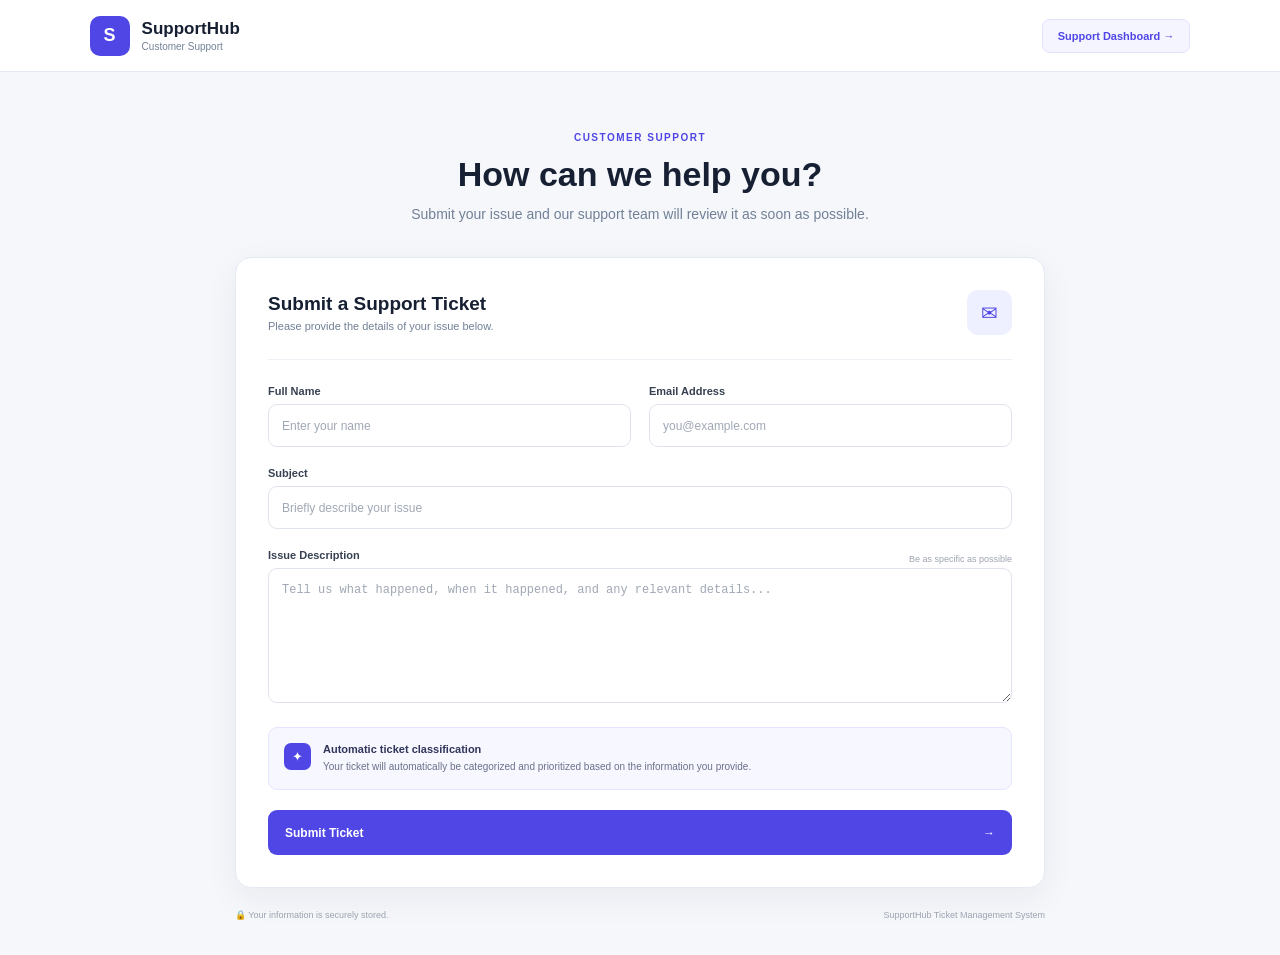
<file: frontend/index.html>
<!DOCTYPE html>
<html lang="en">

<head>
    <meta charset="UTF-8">
    <meta name="viewport" content="width=device-width, initial-scale=1.0">

    <title>SupportHub | Submit Ticket</title>

    <link rel="stylesheet" href="style.css">
</head>

<body class="customer-page">

    <div class="customer-wrapper">

        <!-- Header -->

        <header class="customer-header">

            <div class="customer-brand">

                <div class="customer-logo">
                    S
                </div>

                <div>
                    <h2>SupportHub</h2>
                    <span>Customer Support</span>
                </div>

            </div>

            <a
                href="dashboard.html"
                class="dashboard-link"
            >
                Support Dashboard →
            </a>

        </header>


        <!-- Main -->

        <main class="customer-main">

            <div class="customer-intro">

                <span class="intro-label">
                    CUSTOMER SUPPORT
                </span>

                <h1>
                    How can we help you?
                </h1>

                <p>
                    Submit your issue and our support team
                    will review it as soon as possible.
                </p>

            </div>


            <!-- Form Card -->

            <section class="ticket-form-card">

                <div class="form-card-header">

                    <div>

                        <h2>
                            Submit a Support Ticket
                        </h2>

                        <p>
                            Please provide the details of your issue below.
                        </p>

                    </div>

                    <div class="form-icon">
                        ✉
                    </div>

                </div>


                <form id="ticketForm">


                    <!-- Name + Email -->

                    <div class="form-row">

                        <div class="form-group">

                            <label for="name">
                                Full Name
                            </label>

                            <input
                                type="text"
                                id="name"
                                placeholder="Enter your name"
                                required
                            >

                        </div>


                        <div class="form-group">

                            <label for="email">
                                Email Address
                            </label>

                            <input
                                type="email"
                                id="email"
                                placeholder="you@example.com"
                                required
                            >

                        </div>

                    </div>


                    <!-- Subject -->

                    <div class="form-group">

                        <label for="subject">
                            Subject
                        </label>

                        <input
                            type="text"
                            id="subject"
                            placeholder="Briefly describe your issue"
                            maxlength="200"
                            required
                        >

                    </div>


                    <!-- Description -->

                    <div class="form-group">

                        <div class="label-row">

                            <label for="description">
                                Issue Description
                            </label>

                            <span>
                                Be as specific as possible
                            </span>

                        </div>

                        <textarea
                            id="description"
                            placeholder="Tell us what happened, when it happened, and any relevant details..."
                            required
                        ></textarea>

                    </div>


                    <!-- Info -->

                    <div class="classification-info">

                        <div class="info-icon">
                            ✦
                        </div>

                        <div>

                            <strong>
                                Automatic ticket classification
                            </strong>

                            <p>
                                Your ticket will automatically be
                                categorized and prioritized based
                                on the information you provide.
                            </p>

                        </div>

                    </div>


                    <!-- Submit -->

                    <button
                        type="submit"
                        class="submit-ticket-button"
                    >

                        <span>
                            Submit Ticket
                        </span>

                        <span>
                            →
                        </span>

                    </button>


                    <!-- Message -->

                    <div
                        id="message"
                        class="ticket-message"
                    ></div>

                </form>

            </section>


            <!-- Footer information -->

            <div class="customer-footer">

                <span>
                    🔒 Your information is securely stored.
                </span>

                <span>
                    SupportHub Ticket Management System
                </span>

            </div>

        </main>

    </div>


    <script src="script.js"></script>

</body>

</html>
</file>
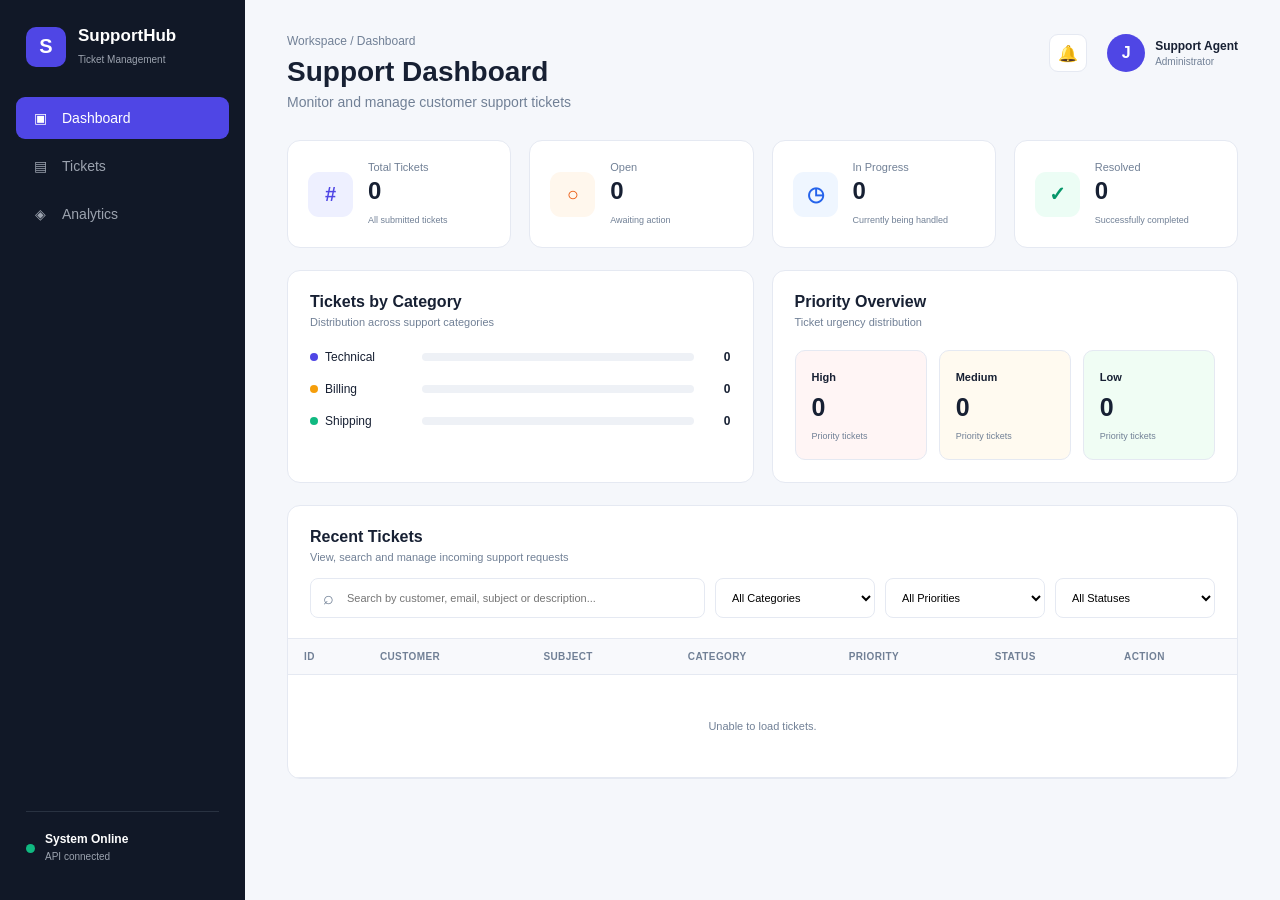
<file: frontend/dashboard.html>
<!DOCTYPE html>
<html lang="en">

<head>
    <meta charset="UTF-8">
    <meta name="viewport" content="width=device-width, initial-scale=1.0">

    <title>SupportHub Dashboard</title>

    <link rel="stylesheet" href="style.css">
</head>

<body>

    <div class="app">

        <!-- Sidebar -->
        <aside class="sidebar">

            <div class="logo">
                <div class="logo-icon">S</div>
                <div>
                    <h2>SupportHub</h2>
                    <span>Ticket Management</span>
                </div>
            </div>

            <nav class="navigation">

                <a href="#" class="nav-item active">
                    <span>▣</span>
                    Dashboard
                </a>

                <a href="#tickets" class="nav-item">
                    <span>▤</span>
                    Tickets
                </a>

                <a href="#analytics" class="nav-item">
                    <span>◈</span>
                    Analytics
                </a>

            </nav>

            <div class="sidebar-bottom">

                <div class="system-status">
                    <span class="status-dot"></span>

                    <div>
                        <strong>System Online</strong>
                        <small>API connected</small>
                    </div>
                </div>

            </div>

        </aside>


        <!-- Main Content -->
        <main class="main-content">

            <!-- Header -->
            <header class="topbar">

                <div>
                    <p class="breadcrumb">Workspace / Dashboard</p>
                    <h1>Support Dashboard</h1>
                    <p class="subtitle">
                        Monitor and manage customer support tickets
                    </p>
                </div>

                <div class="user-section">

                    <div class="notification">
                        🔔
                    </div>

                    <div class="user-info">
                        <div class="avatar">J</div>

                        <div>
                            <strong>Support Agent</strong>
                            <span>Administrator</span>
                        </div>
                    </div>

                </div>

            </header>


            <!-- Statistics -->
            <section class="stats-grid">

                <div class="stat-card">

                    <div class="stat-icon total-icon">
                        #
                    </div>

                    <div class="stat-content">
                        <span>Total Tickets</span>
                        <strong id="totalTickets">0</strong>
                        <small>All submitted tickets</small>
                    </div>

                </div>


                <div class="stat-card">

                    <div class="stat-icon open-icon">
                        ○
                    </div>

                    <div class="stat-content">
                        <span>Open</span>
                        <strong id="openTickets">0</strong>
                        <small>Awaiting action</small>
                    </div>

                </div>


                <div class="stat-card">

                    <div class="stat-icon progress-icon">
                        ◷
                    </div>

                    <div class="stat-content">
                        <span>In Progress</span>
                        <strong id="progressTickets">0</strong>
                        <small>Currently being handled</small>
                    </div>

                </div>


                <div class="stat-card">

                    <div class="stat-icon resolved-icon">
                        ✓
                    </div>

                    <div class="stat-content">
                        <span>Resolved</span>
                        <strong id="resolvedTickets">0</strong>
                        <small>Successfully completed</small>
                    </div>

                </div>

            </section>


            <!-- Analytics -->
            <section class="analytics-grid" id="analytics">

                <div class="panel">

                    <div class="panel-header">

                        <div>
                            <h2>Tickets by Category</h2>
                            <p>Distribution across support categories</p>
                        </div>

                    </div>

                    <div class="category-list">

                        <div class="category-row">

                            <div class="category-label">
                                <span class="category-dot technical"></span>
                                Technical
                            </div>

                            <div class="progress-container">
                                <div
                                    class="progress-bar technical-bar"
                                    id="technicalBar">
                                </div>
                            </div>

                            <strong id="technicalCount">0</strong>

                        </div>


                        <div class="category-row">

                            <div class="category-label">
                                <span class="category-dot billing"></span>
                                Billing
                            </div>

                            <div class="progress-container">
                                <div
                                    class="progress-bar billing-bar"
                                    id="billingBar">
                                </div>
                            </div>

                            <strong id="billingCount">0</strong>

                        </div>


                        <div class="category-row">

                            <div class="category-label">
                                <span class="category-dot shipping"></span>
                                Shipping
                            </div>

                            <div class="progress-container">
                                <div
                                    class="progress-bar shipping-bar"
                                    id="shippingBar">
                                </div>
                            </div>

                            <strong id="shippingCount">0</strong>

                        </div>

                    </div>

                </div>


                <div class="panel">

                    <div class="panel-header">

                        <div>
                            <h2>Priority Overview</h2>
                            <p>Ticket urgency distribution</p>
                        </div>

                    </div>

                    <div class="priority-overview">

                        <div class="priority-card high">
                            <span>High</span>
                            <strong id="highCount">0</strong>
                            <small>Priority tickets</small>
                        </div>

                        <div class="priority-card medium">
                            <span>Medium</span>
                            <strong id="mediumCount">0</strong>
                            <small>Priority tickets</small>
                        </div>

                        <div class="priority-card low">
                            <span>Low</span>
                            <strong id="lowCount">0</strong>
                            <small>Priority tickets</small>
                        </div>

                    </div>

                </div>

            </section>


            <!-- Tickets -->
            <section class="tickets-panel" id="tickets">

                <div class="tickets-header">

                    <div>
                        <h2>Recent Tickets</h2>
                        <p>View, search and manage incoming support requests</p>
                    </div>

                </div>


                <!-- Search and Filters -->
                <div class="filter-section">

                    <div class="search-box">

                        <span>⌕</span>

                        <input
                            type="text"
                            id="searchInput"
                            placeholder="Search by customer, email, subject or description..."
                        >

                    </div>


                    <select id="filterCategory">

                        <option value="">All Categories</option>

                        <option value="Technical">
                            Technical
                        </option>

                        <option value="Billing">
                            Billing
                        </option>

                        <option value="Shipping">
                            Shipping
                        </option>

                    </select>


                    <select id="filterPriority">

                        <option value="">All Priorities</option>

                        <option value="High">
                            High
                        </option>

                        <option value="Medium">
                            Medium
                        </option>

                        <option value="Low">
                            Low
                        </option>

                    </select>


                    <select id="filterStatus">

                        <option value="">All Statuses</option>

                        <option value="Open">
                            Open
                        </option>

                        <option value="In Progress">
                            In Progress
                        </option>

                        <option value="Resolved">
                            Resolved
                        </option>

                    </select>

                </div>


                <!-- Table -->
                <div class="table-wrapper">

                    <table>

                        <thead>

                            <tr>

                                <th>ID</th>
                                <th>Customer</th>
                                <th>Subject</th>
                                <th>Category</th>
                                <th>Priority</th>
                                <th>Status</th>
                                <th>Action</th>

                            </tr>

                        </thead>

                        <tbody id="ticketTable">

                        </tbody>

                    </table>

                </div>

            </section>

        </main>

    </div>


    <!-- Ticket Details Modal -->
    <div
        class="modal-overlay"
        id="ticketModal"
    >

        <div class="modal">

            <div class="modal-header">

                <div>
                    <span class="modal-label">Ticket Details</span>
                    <h2 id="modalSubject">Ticket</h2>
                </div>

                <button
                    class="close-button"
                    onclick="closeTicketModal()"
                >
                    ×
                </button>

            </div>


            <div class="modal-body">

                <div class="details-grid">

                    <div>
                        <span>Customer</span>
                        <strong id="modalName">-</strong>
                    </div>

                    <div>
                        <span>Email</span>
                        <strong id="modalEmail">-</strong>
                    </div>

                    <div>
                        <span>Category</span>
                        <strong id="modalCategory">-</strong>
                    </div>

                    <div>
                        <span>Priority</span>
                        <strong id="modalPriority">-</strong>
                    </div>

                    <div>
                        <span>Status</span>
                        <strong id="modalStatus">-</strong>
                    </div>

                    <div>
                        <span>Created</span>
                        <strong id="modalDate">-</strong>
                    </div>

                </div>


                <div class="description-box">

                    <span>Description</span>

                    <p id="modalDescription">
                        -
                    </p>

                </div>

            </div>

        </div>

    </div>


    <script src="dashboard.js"></script>

</body>

</html>
</file>
<file: frontend/style.css>
* {
    margin: 0;
    padding: 0;
    box-sizing: border-box;
}

:root {
    --bg: #f5f7fb;
    --white: #ffffff;
    --text: #172033;
    --muted: #718096;
    --border: #e5e9f2;
    --primary: #4f46e5;
    --primary-light: #eef0ff;
    --sidebar: #111827;
    --sidebar-muted: #9ca3af;
    --success: #059669;
    --warning: #d97706;
    --danger: #dc2626;
}

body {
    font-family: Arial, Helvetica, sans-serif;
    background: var(--bg);
    color: var(--text);
}

button,
select,
input {
    font-family: inherit;
}

.app {
    min-height: 100vh;
    display: flex;
}


/* =========================
   SIDEBAR
========================= */

.sidebar {
    width: 245px;
    min-height: 100vh;
    background: var(--sidebar);
    color: white;
    padding: 26px 16px;
    display: flex;
    flex-direction: column;
    position: fixed;
    left: 0;
    top: 0;
    bottom: 0;
}

.logo {
    display: flex;
    align-items: center;
    gap: 12px;
    padding: 0 10px 30px;
}

.logo-icon {
    width: 40px;
    height: 40px;
    border-radius: 10px;
    background: var(--primary);
    display: flex;
    align-items: center;
    justify-content: center;
    font-size: 20px;
    font-weight: bold;
}

.logo h2 {
    font-size: 17px;
    margin-bottom: 3px;
}

.logo span {
    color: var(--sidebar-muted);
    font-size: 10px;
}

.navigation {
    display: flex;
    flex-direction: column;
    gap: 6px;
}

.nav-item {
    text-decoration: none;
    color: var(--sidebar-muted);
    padding: 13px 14px;
    border-radius: 9px;
    display: flex;
    align-items: center;
    gap: 12px;
    font-size: 14px;
    transition: 0.2s;
}

.nav-item:hover {
    background: #1f2937;
    color: white;
}

.nav-item.active {
    background: var(--primary);
    color: white;
}

.nav-item span {
    width: 20px;
    text-align: center;
}

.sidebar-bottom {
    margin-top: auto;
    padding: 10px;
}

.system-status {
    border-top: 1px solid #293241;
    padding-top: 20px;
    display: flex;
    align-items: center;
    gap: 10px;
}

.system-status strong {
    display: block;
    font-size: 12px;
}

.system-status small {
    color: var(--sidebar-muted);
    font-size: 10px;
}

.status-dot {
    width: 9px;
    height: 9px;
    border-radius: 50%;
    background: #10b981;
}


/* =========================
   MAIN CONTENT
========================= */

.main-content {
    margin-left: 245px;
    width: calc(100% - 245px);
    padding: 34px 42px 50px;
}


/* =========================
   TOPBAR
========================= */

.topbar {
    display: flex;
    justify-content: space-between;
    align-items: flex-start;
    margin-bottom: 30px;
}

.breadcrumb {
    color: var(--muted);
    font-size: 12px;
    margin-bottom: 8px;
}

.topbar h1 {
    font-size: 28px;
    margin-bottom: 6px;
}

.subtitle {
    color: var(--muted);
    font-size: 14px;
}

.user-section {
    display: flex;
    align-items: center;
    gap: 20px;
}

.notification {
    width: 38px;
    height: 38px;
    background: var(--white);
    border: 1px solid var(--border);
    border-radius: 9px;
    display: flex;
    align-items: center;
    justify-content: center;
}

.user-info {
    display: flex;
    align-items: center;
    gap: 10px;
}

.avatar {
    width: 38px;
    height: 38px;
    border-radius: 50%;
    background: var(--primary);
    color: white;
    display: flex;
    align-items: center;
    justify-content: center;
    font-weight: bold;
}

.user-info strong {
    display: block;
    font-size: 12px;
}

.user-info span {
    display: block;
    color: var(--muted);
    font-size: 10px;
    margin-top: 3px;
}


/* =========================
   STATISTICS
========================= */

.stats-grid {
    display: grid;
    grid-template-columns: repeat(4, 1fr);
    gap: 18px;
    margin-bottom: 22px;
}

.stat-card {
    background: var(--white);
    border: 1px solid var(--border);
    border-radius: 13px;
    padding: 20px;
    display: flex;
    align-items: center;
    gap: 15px;
}

.stat-icon {
    width: 45px;
    height: 45px;
    border-radius: 11px;
    display: flex;
    align-items: center;
    justify-content: center;
    font-size: 20px;
    font-weight: bold;
}

.total-icon {
    background: #eef0ff;
    color: #4f46e5;
}

.open-icon {
    background: #fff7ed;
    color: #ea580c;
}

.progress-icon {
    background: #eff6ff;
    color: #2563eb;
}

.resolved-icon {
    background: #ecfdf5;
    color: #059669;
}

.stat-content span {
    display: block;
    color: var(--muted);
    font-size: 11px;
}

.stat-content strong {
    display: block;
    font-size: 24px;
    margin: 4px 0;
}

.stat-content small {
    color: var(--muted);
    font-size: 9px;
}


/* =========================
   ANALYTICS
========================= */

.analytics-grid {
    display: grid;
    grid-template-columns: 1fr 1fr;
    gap: 18px;
    margin-bottom: 22px;
}

.panel {
    background: var(--white);
    border: 1px solid var(--border);
    border-radius: 13px;
    padding: 22px;
}

.panel-header {
    margin-bottom: 22px;
}

.panel-header h2,
.tickets-header h2 {
    font-size: 16px;
    margin-bottom: 5px;
}

.panel-header p,
.tickets-header p {
    color: var(--muted);
    font-size: 11px;
}


/* Category */

.category-list {
    display: flex;
    flex-direction: column;
    gap: 18px;
}

.category-row {
    display: grid;
    grid-template-columns: 100px 1fr 25px;
    align-items: center;
    gap: 12px;
}

.category-label {
    font-size: 12px;
    display: flex;
    align-items: center;
    gap: 7px;
}

.category-dot {
    width: 8px;
    height: 8px;
    border-radius: 50%;
}

.technical {
    background: #4f46e5;
}

.billing {
    background: #f59e0b;
}

.shipping {
    background: #10b981;
}

.progress-container {
    height: 8px;
    background: #eef1f6;
    border-radius: 10px;
    overflow: hidden;
}

.progress-bar {
    height: 100%;
    width: 0;
    border-radius: 10px;
    transition: width 0.4s ease;
}

.technical-bar {
    background: #4f46e5;
}

.billing-bar {
    background: #f59e0b;
}

.shipping-bar {
    background: #10b981;
}

.category-row strong {
    font-size: 12px;
    text-align: right;
}


/* Priority */

.priority-overview {
    display: grid;
    grid-template-columns: repeat(3, 1fr);
    gap: 12px;
}

.priority-card {
    padding: 16px;
    border-radius: 10px;
    border: 1px solid var(--border);
}

.priority-card span {
    font-size: 11px;
    font-weight: bold;
}

.priority-card strong {
    display: block;
    font-size: 25px;
    margin: 8px 0 3px;
}

.priority-card small {
    color: var(--muted);
    font-size: 9px;
}

.priority-card.high {
    background: #fff5f5;
}

.priority-card.medium {
    background: #fffaf0;
}

.priority-card.low {
    background: #f0fdf4;
}


/* =========================
   TICKETS
========================= */

.tickets-panel {
    background: var(--white);
    border: 1px solid var(--border);
    border-radius: 13px;
    overflow: hidden;
}

.tickets-header {
    padding: 22px 22px 15px;
}


/* Filters */

.filter-section {
    padding: 0 22px 20px;
    display: grid;
    grid-template-columns: 1fr 160px 160px 160px;
    gap: 10px;
}

.search-box {
    position: relative;
}

.search-box span {
    position: absolute;
    left: 13px;
    top: 50%;
    transform: translateY(-50%);
    color: var(--muted);
    font-size: 18px;
}

.search-box input,
.filter-section select {
    width: 100%;
    height: 40px;
    border: 1px solid var(--border);
    border-radius: 8px;
    background: white;
    padding: 0 12px;
    font-size: 11px;
    outline: none;
}

.search-box input {
    padding-left: 36px;
}

.search-box input:focus,
.filter-section select:focus {
    border-color: var(--primary);
}


/* Table */

.table-wrapper {
    overflow-x: auto;
}

table {
    width: 100%;
    border-collapse: collapse;
    min-width: 850px;
}

thead {
    background: #f8f9fc;
}

th {
    text-align: left;
    padding: 12px 16px;
    color: var(--muted);
    font-size: 10px;
    font-weight: 600;
    text-transform: uppercase;
    letter-spacing: 0.4px;
    border-top: 1px solid var(--border);
    border-bottom: 1px solid var(--border);
}

td {
    padding: 14px 16px;
    border-bottom: 1px solid var(--border);
    font-size: 11px;
}

tbody tr:hover {
    background: #fafbff;
}

.ticket-id {
    color: var(--primary);
    font-weight: bold;
}


/* Customer */

.customer-cell {
    display: flex;
    align-items: center;
    gap: 9px;
}

.customer-avatar {
    width: 30px;
    height: 30px;
    border-radius: 50%;
    background: var(--primary-light);
    color: var(--primary);
    display: flex;
    align-items: center;
    justify-content: center;
    font-weight: bold;
    font-size: 11px;
}

.customer-info strong {
    display: block;
    font-size: 11px;
}

.customer-info span {
    display: block;
    color: var(--muted);
    font-size: 9px;
    margin-top: 3px;
}


/* Subject */

.subject-cell strong {
    display: block;
    max-width: 200px;
    white-space: nowrap;
    overflow: hidden;
    text-overflow: ellipsis;
}

.subject-cell span {
    display: block;
    color: var(--muted);
    font-size: 9px;
    margin-top: 4px;
}


/* =========================
   BADGES
========================= */

.badge {
    display: inline-flex;
    align-items: center;
    gap: 5px;
    padding: 5px 8px;
    border-radius: 20px;
    font-size: 9px;
    font-weight: bold;
}

.badge-dot {
    width: 5px;
    height: 5px;
    border-radius: 50%;
}

.category-technical {
    background: #eef0ff;
    color: #4338ca;
}

.category-billing {
    background: #fff7ed;
    color: #c2410c;
}

.category-shipping {
    background: #ecfdf5;
    color: #047857;
}

.priority-high {
    background: #fef2f2;
    color: #b91c1c;
}

.priority-high .badge-dot {
    background: #dc2626;
}

.priority-medium {
    background: #fff7ed;
    color: #c2410c;
}

.priority-medium .badge-dot {
    background: #f59e0b;
}

.priority-low {
    background: #ecfdf5;
    color: #047857;
}

.priority-low .badge-dot {
    background: #10b981;
}


/* =========================
   STATUS
========================= */

.status-select {
    border: 1px solid var(--border);
    border-radius: 7px;
    padding: 7px 8px;
    font-size: 10px;
    background: white;
    outline: none;
    cursor: pointer;
}

.status-select:focus {
    border-color: var(--primary);
}


/* =========================
   VIEW BUTTON
========================= */

.view-button {
    border: 0;
    background: var(--primary-light);
    color: var(--primary);
    padding: 7px 12px;
    border-radius: 7px;
    font-size: 10px;
    font-weight: bold;
    cursor: pointer;
}

.view-button:hover {
    background: var(--primary);
    color: white;
}


/* =========================
   EMPTY / ERROR
========================= */

.empty-state,
.error-message {
    text-align: center;
    padding: 45px !important;
    color: var(--muted);
}

.empty-state strong {
    display: block;
    color: var(--text);
    margin: 8px 0 4px;
}

.empty-state span {
    display: block;
    font-size: 10px;
}

.empty-icon {
    font-size: 25px;
}


/* =========================
   MODAL
========================= */

.modal-overlay {
    position: fixed;
    inset: 0;
    background: rgba(17, 24, 39, 0.55);
    display: none;
    align-items: center;
    justify-content: center;
    z-index: 1000;
    padding: 20px;
}

.modal-overlay.show {
    display: flex;
}

.modal {
    background: white;
    width: 650px;
    max-width: 100%;
    border-radius: 14px;
    box-shadow: 0 20px 60px rgba(0, 0, 0, 0.2);
    overflow: hidden;
}

.modal-header {
    display: flex;
    justify-content: space-between;
    align-items: flex-start;
    padding: 22px;
    border-bottom: 1px solid var(--border);
}

.modal-label {
    color: var(--primary);
    font-size: 10px;
    font-weight: bold;
    text-transform: uppercase;
}

.modal-header h2 {
    margin-top: 6px;
    font-size: 19px;
}

.close-button {
    width: 32px;
    height: 32px;
    border: 0;
    background: #f3f4f6;
    border-radius: 7px;
    font-size: 20px;
    cursor: pointer;
}

.close-button:hover {
    background: #e5e7eb;
}

.modal-body {
    padding: 22px;
}

.details-grid {
    display: grid;
    grid-template-columns: repeat(3, 1fr);
    gap: 20px;
    margin-bottom: 25px;
}

.details-grid span,
.description-box span {
    display: block;
    color: var(--muted);
    font-size: 10px;
    margin-bottom: 6px;
}

.details-grid strong {
    font-size: 12px;
}

.description-box {
    background: #f8f9fc;
    padding: 16px;
    border-radius: 9px;
}

.description-box p {
    font-size: 12px;
    line-height: 1.7;
    color: #4b5563;
}


/* =========================
   RESPONSIVE
========================= */

@media (max-width: 1100px) {

    .stats-grid {
        grid-template-columns: repeat(2, 1fr);
    }

    .filter-section {
        grid-template-columns: 1fr 1fr;
    }

    .analytics-grid {
        grid-template-columns: 1fr;
    }
}


@media (max-width: 750px) {

    .sidebar {
        width: 70px;
        padding: 20px 10px;
    }

    .logo {
        justify-content: center;
        padding: 0 0 25px;
    }

    .logo > div:not(.logo-icon),
    .nav-item:not(.active)::after,
    .nav-item {
        font-size: 0;
    }

    .nav-item {
        justify-content: center;
    }

    .nav-item span {
        font-size: 16px;
    }

    .system-status {
        justify-content: center;
    }

    .system-status div {
        display: none;
    }

    .main-content {
        margin-left: 70px;
        width: calc(100% - 70px);
        padding: 25px 18px;
    }

    .topbar {
        flex-direction: column;
        gap: 18px;
    }

    .user-section {
        align-self: flex-end;
    }

    .stats-grid {
        grid-template-columns: 1fr;
    }

    .filter-section {
        grid-template-columns: 1fr;
    }

    .priority-overview {
        grid-template-columns: 1fr;
    }

    .details-grid {
        grid-template-columns: 1fr 1fr;
    }
}


@media (max-width: 480px) {

    .topbar h1 {
        font-size: 23px;
    }

    .details-grid {
        grid-template-columns: 1fr;
    }

    .user-info {
        display: none;
    }
}
/* =========================================
   CUSTOMER SUPPORT PAGE
========================================= */

.customer-page {
    background: #f5f7fb;
    min-height: 100vh;
}

.customer-wrapper {
    min-height: 100vh;
}


/* Header */

.customer-header {
    height: 72px;
    background: #ffffff;
    border-bottom: 1px solid #e5e9f2;
    display: flex;
    align-items: center;
    justify-content: space-between;
    padding: 0 7%;
}

.customer-brand {
    display: flex;
    align-items: center;
    gap: 12px;
}

.customer-logo {
    width: 40px;
    height: 40px;
    border-radius: 10px;
    background: #4f46e5;
    color: white;
    display: flex;
    align-items: center;
    justify-content: center;
    font-size: 18px;
    font-weight: bold;
}

.customer-brand h2 {
    font-size: 17px;
    color: #172033;
}

.customer-brand span {
    display: block;
    color: #718096;
    font-size: 10px;
    margin-top: 2px;
}

.dashboard-link {
    text-decoration: none;
    color: #4f46e5;
    border: 1px solid #e0e2ff;
    background: #f5f5ff;
    padding: 10px 15px;
    border-radius: 8px;
    font-size: 11px;
    font-weight: bold;
}

.dashboard-link:hover {
    background: #4f46e5;
    color: white;
}


/* Main */

.customer-main {
    max-width: 850px;
    margin: 0 auto;
    padding: 55px 20px 35px;
}

.customer-intro {
    text-align: center;
    margin-bottom: 32px;
}

.intro-label {
    color: #4f46e5;
    font-size: 10px;
    font-weight: bold;
    letter-spacing: 1.5px;
}

.customer-intro h1 {
    font-size: 34px;
    margin: 10px 0 9px;
    color: #172033;
}

.customer-intro p {
    color: #718096;
    font-size: 14px;
    line-height: 1.6;
}


/* Form Card */

.ticket-form-card {
    background: #ffffff;
    border: 1px solid #e5e9f2;
    border-radius: 16px;
    padding: 32px;
    box-shadow: 0 10px 35px rgba(31, 41, 55, 0.06);
}

.form-card-header {
    display: flex;
    justify-content: space-between;
    align-items: center;
    padding-bottom: 24px;
    margin-bottom: 25px;
    border-bottom: 1px solid #edf0f5;
}

.form-card-header h2 {
    font-size: 19px;
    color: #172033;
    margin-bottom: 5px;
}

.form-card-header p {
    color: #718096;
    font-size: 11px;
}

.form-icon {
    width: 45px;
    height: 45px;
    border-radius: 11px;
    background: #eef0ff;
    color: #4f46e5;
    display: flex;
    align-items: center;
    justify-content: center;
    font-size: 20px;
}


/* Form */

.form-row {
    display: grid;
    grid-template-columns: 1fr 1fr;
    gap: 18px;
}

.form-group {
    margin-bottom: 20px;
}

.form-group label {
    display: block;
    color: #374151;
    font-size: 11px;
    font-weight: bold;
    margin-bottom: 7px;
}

.label-row {
    display: flex;
    justify-content: space-between;
    align-items: center;
}

.label-row span {
    color: #9ca3af;
    font-size: 9px;
}

.form-group input,
.form-group textarea {
    width: 100%;
    border: 1px solid #dfe4ec;
    border-radius: 9px;
    padding: 12px 13px;
    background: #ffffff;
    color: #172033;
    font-size: 12px;
    outline: none;
    transition: 0.2s;
}

.form-group input {
    height: 43px;
}

.form-group textarea {
    min-height: 135px;
    resize: vertical;
    line-height: 1.6;
}

.form-group input::placeholder,
.form-group textarea::placeholder {
    color: #a0a8b5;
}

.form-group input:focus,
.form-group textarea:focus {
    border-color: #4f46e5;
    box-shadow: 0 0 0 3px #eef0ff;
}


/* Classification Information */

.classification-info {
    display: flex;
    gap: 12px;
    padding: 15px;
    background: #f7f7ff;
    border: 1px solid #e5e5ff;
    border-radius: 9px;
    margin-bottom: 20px;
}

.info-icon {
    width: 27px;
    height: 27px;
    min-width: 27px;
    border-radius: 7px;
    background: #4f46e5;
    color: white;
    display: flex;
    align-items: center;
    justify-content: center;
    font-size: 13px;
}

.classification-info strong {
    display: block;
    color: #30355a;
    font-size: 11px;
    margin-bottom: 4px;
}

.classification-info p {
    color: #69708a;
    font-size: 10px;
    line-height: 1.5;
}


/* Submit Button */

.submit-ticket-button {
    width: 100%;
    height: 45px;
    border: none;
    border-radius: 9px;
    background: #4f46e5;
    color: white;
    display: flex;
    align-items: center;
    justify-content: space-between;
    padding: 0 17px;
    font-size: 12px;
    font-weight: bold;
    cursor: pointer;
    transition: 0.2s;
}

.submit-ticket-button:hover {
    background: #4338ca;
    transform: translateY(-1px);
}

.submit-ticket-button:active {
    transform: translateY(0);
}


/* Success / Error Message */

.ticket-message {
    display: none;
    margin-top: 15px;
    padding: 13px;
    border-radius: 8px;
    font-size: 11px;
    line-height: 1.5;
}

.ticket-message.success {
    display: block;
    background: #ecfdf5;
    border: 1px solid #a7f3d0;
    color: #047857;
}

.ticket-message.error {
    display: block;
    background: #fef2f2;
    border: 1px solid #fecaca;
    color: #b91c1c;
}


/* Footer */

.customer-footer {
    display: flex;
    justify-content: space-between;
    margin-top: 22px;
    color: #9ca3af;
    font-size: 9px;
}


/* Customer Page Responsive */

@media (max-width: 650px) {

    .customer-header {
        padding: 0 20px;
    }

    .dashboard-link {
        font-size: 0;
        padding: 10px;
    }

    .dashboard-link::after {
        content: "Dashboard";
        font-size: 10px;
    }

    .customer-main {
        padding: 35px 15px;
    }

    .customer-intro h1 {
        font-size: 27px;
    }

    .ticket-form-card {
        padding: 22px;
    }

    .form-row {
        grid-template-columns: 1fr;
        gap: 0;
    }

    .customer-footer {
        flex-direction: column;
        gap: 8px;
        text-align: center;
    }
}
</file>
